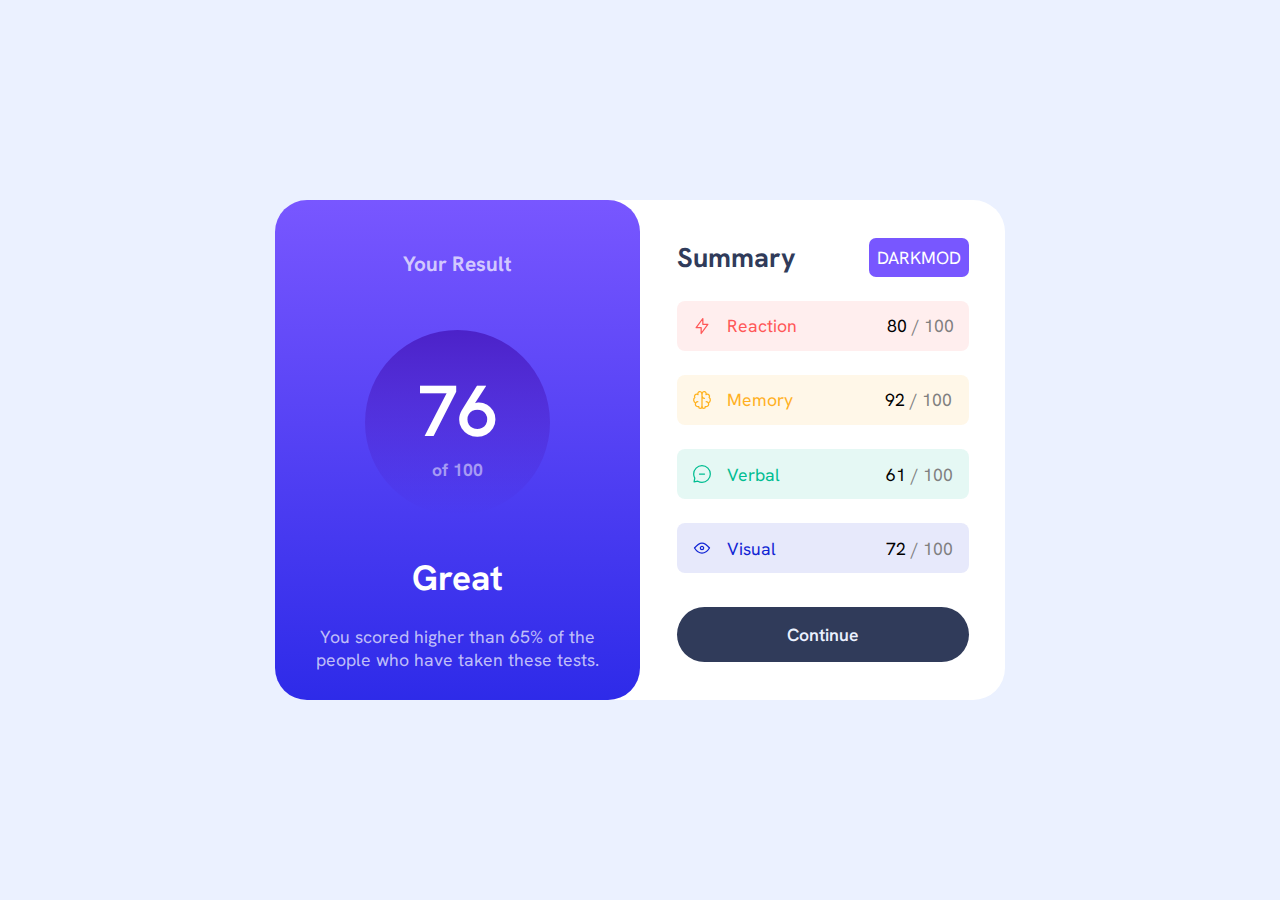
<file: index.html>
<!DOCTYPE html>
<html lang="en">
  <head>
    <meta charset="UTF-8" />
    <meta name="viewport" content="width=device-width, initial-scale=1.0" />
    <link rel="preconnect" href="https://fonts.googleapis.com" />
    <link rel="preconnect" href="https://fonts.gstatic.com" crossorigin />
    <link
      href="https://fonts.googleapis.com/css2?family=Hanken+Grotesk:wght@500;700;800&display=swap"
      rel="stylesheet"
    />
    <link rel="stylesheet" href="./assets/styles/style.css" />
    <title>Results summary component</title>
  </head>
  <body>
    <main class="main">
      <div class="main__left">
        <p class="main__title">Your Result</p>
        <div class="main__score">
          <p class="main__score-title">76</p>
          <span class="main__score-undertitle">of 100</span>
        </div>
        <h1 class="main__h1">Great</h1>
        <p class="main__bottom">
          You scored higher than 65% of the people who have taken these tests.
        </p>
      </div>
      <div class="main__right">
        <div class="right__top">
          <p class="right__top-title">Summary</p>
          <a class="right__top-buttom" href="./index(darkmod).html">DARKMOD</a>
        </div>
        <div class="right__row">
          <div class="right__row right__row--reaction">
            <img
              class="card__item--svg"
              src="./assets/images/icon-reaction.svg"
              alt="reaction-svg"
            />
            <p class="card__item--title">Reaction</p>
            <span class="card__item-score reaction--end"
              >80 <span class="card__item-score--gray">/ 100</span></span
            >
          </div>
        </div>
        <div class="right__row right__row--Memory">
          <img
            class="card__item--svg"
            src="./assets/images/icon-memory.svg"
            alt="memory-svg"
          />
          <p class="card__item--title">Memory</p>
          <span class="card__item-score memory--end"
            >92 <span class="card__item-score--gray">/ 100</span></span
          >
        </div>
        <div class="right__row right__row--Verbal">
          <img
            class="card__item--svg"
            src="./assets/images/icon-verbal.svg"
            alt="verbal-svg"
          />
          <p class="card__item--title">Verbal</p>
          <span class="card__item-score varbal--end"
            >61 <span class="card__item-score--gray">/ 100</span></span
          >
        </div>
        <div class="right__row right__row--Visual">
          <img
            class="card__item--svg"
            src="./assets/images/icon-visual.svg"
            alt="visual-svg"
          />
          <p class="card__item--title">Visual</p>
          <span class="card__item-score visual--end"
            >72 <span class="card__item-score--gray">/ 100</span></span
          >
        </div>
        <button class="right__button">Continue</button>
      </div>
    </main>
  </body>
</html>
</file>
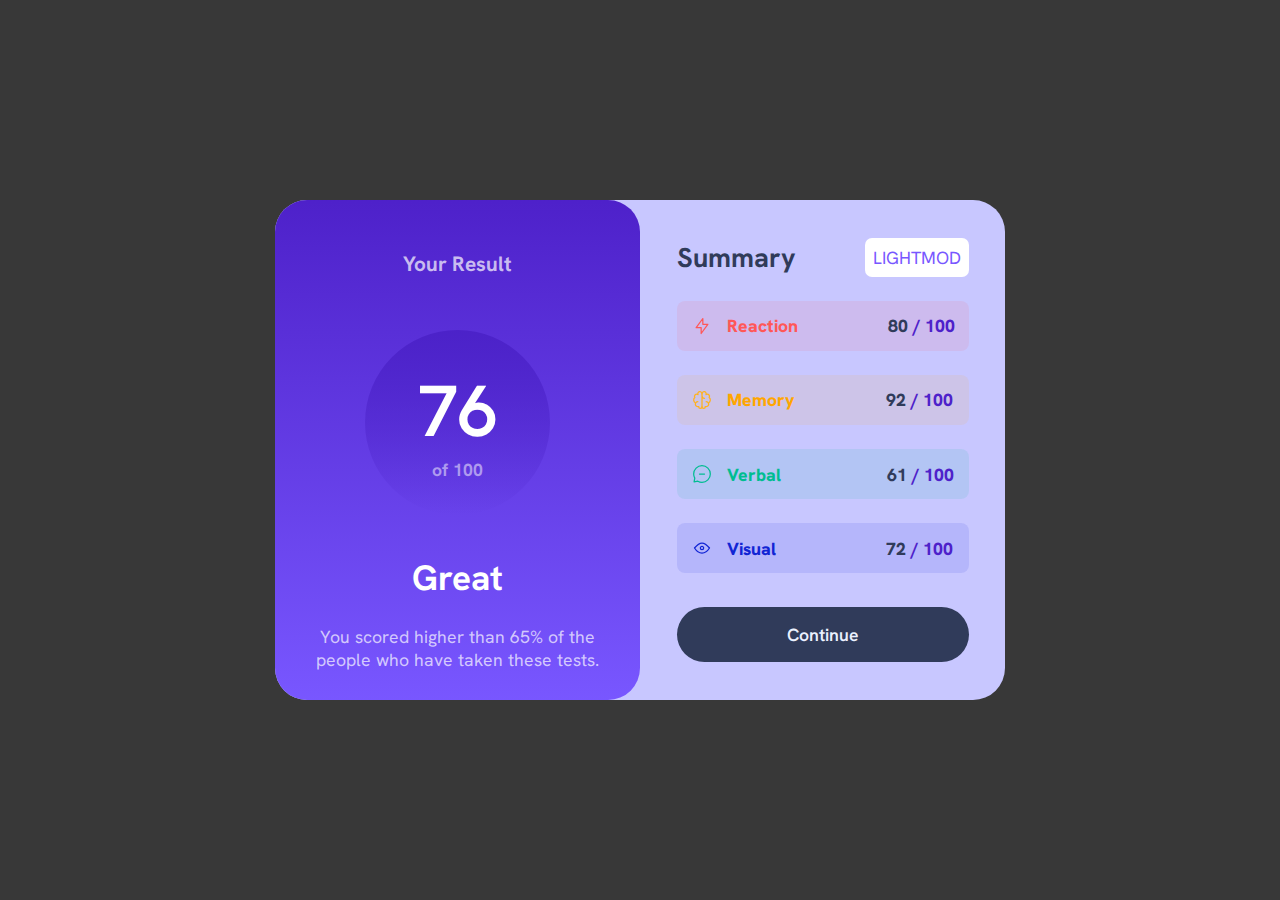
<file: index(darkmod).html>
<!DOCTYPE html>
<html lang="en">
  <head>
    <meta charset="UTF-8" />
    <meta name="viewport" content="width=device-width, initial-scale=1.0" />
    <link rel="preconnect" href="https://fonts.googleapis.com" />
    <link rel="preconnect" href="https://fonts.gstatic.com" crossorigin />
    <link
      href="https://fonts.googleapis.com/css2?family=Hanken+Grotesk:wght@500;700;800&display=swap"
      rel="stylesheet"
    />
    <link rel="stylesheet" href="./assets/darkmood style/style.css" />
    <title>Results summary component</title>
  </head>
  <body>
    <main class="main">
      <div class="main__left">
        <p class="main__title">Your Result</p>
        <div class="main__score">
          <p class="main__score-title">76</p>
          <span class="main__score-undertitle">of 100</span>
        </div>
        <h1 class="main__h1">Great</h1>
        <p class="main__bottom">
          You scored higher than 65% of the people who have taken these tests.
        </p>
      </div>
      <div class="main__right">
        <div class="right__top">
          <p class="right__top-title">Summary</p>
          <a class="right__top-buttom" href="index.html">LIGHTMOD</a>
        </div>
        <div class="right__row">
          <div class="right__row right__row--reaction">
            <img
              class="card__item--svg"
              src="./assets/images/icon-reaction.svg"
              alt="reaction-svg"
            />
            <p class="card__item--title">Reaction</p>
            <span class="card__item-score reaction--end"
              >80 <span class="card__item-score--gray">/ 100</span></span
            >
          </div>
        </div>
        <div class="right__row right__row--Memory">
          <img
            class="card__item--svg"
            src="./assets/images/icon-memory.svg"
            alt="memory-svg"
          />
          <p class="card__item--title">Memory</p>
          <span class="card__item-score memory--end"
            >92 <span class="card__item-score--gray">/ 100</span></span
          >
        </div>
        <div class="right__row right__row--Verbal">
          <img
            class="card__item--svg"
            src="./assets/images/icon-verbal.svg"
            alt="verbal-svg"
          />
          <p class="card__item--title">Verbal</p>
          <span class="card__item-score varbal--end"
            >61 <span class="card__item-score--gray">/ 100</span></span
          >
        </div>
        <div class="right__row right__row--Visual">
          <img
            class="card__item--svg"
            src="./assets/images/icon-visual.svg"
            alt="visual-svg"
          />
          <p class="card__item--title">Visual</p>
          <span class="card__item-score visual--end"
            >72 <span class="card__item-score--gray">/ 100</span></span
          >
        </div>
        <button class="right__button">Continue</button>
      </div>
    </main>
  </body>
</html>
</file>
<file: assets/styles/style.css>
@import url(../fonts/HankenGrotesk-VariableFont_wght.ttf);
@font-face {
  font-family: "mainfont";
  src: url(../fonts/HankenGrotesk-VariableFont_wght.ttf) format("ttf");
}
:root {
  --color-Light-red: hsl(0, 100%, 67%);
  --color-Orangey-yellow: hsl(39, 100%, 56%);
  --color-Green-teal: hsl(166, 100%, 37%);
  --color-Cobalt-blue: hsl(234, 85%, 45%);
  --color-Light-slate-blue: hsl(252, 100%, 67%);
  --color-Light-royal-blue: hsl(241, 81%, 54%);
  --color-Violet-blue: hsla(256, 72%, 46%, 1);
  --color-Persian-blue: hsla(241, 72%, 46%, 0);
  --color-white: hsl(0, 0%, 100%);
  --color-Pale-blue: hsl(221, 100%, 96%);
  --color-Light-lavender: hsl(241, 100%, 89%);
  --color-Dark-gray-blue: hsl(224, 30%, 27%);
}

body {
  margin: 0%;
  height: 0%;
  font-family: "Hanken Grotesk", sans-serif;
  box-sizing: border-box;
  background-color: hsl(221, 100%, 96%);
  display: flex;
  align-items: center;
  justify-content: center;
  min-height: 100vh;
  font-size: 1.1rem;
}
body .main {
  background-color: white;
  width: 730px;
  height: 500px;
  display: flex;
  border-radius: 2rem;
  display: flex;
  align-items: center;
}
body .main .main__left {
  border-radius: 2rem;
  width: 50%;
  height: 100%;
  background-image: linear-gradient(var(--color-Light-slate-blue), var(--color-Light-royal-blue));
  display: flex;
  flex-direction: column;
  align-items: center;
  justify-content: center;
  text-align: center;
}
body .main .main__left .main__title {
  color: rgba(255, 255, 255, 0.7);
  font-weight: 700;
  font-size: 1.3rem;
}
body .main .main__left .main__score {
  margin-top: 2rem;
  height: 185px;
  width: 185px;
  border-radius: 50%;
  background-image: linear-gradient(hsl(255, 71%, 46%), rgba(76, 34, 201, 0));
  display: flex;
  flex-direction: column;
  align-items: center;
  justify-content: center;
}
body .main .main__left .main__score .main__score-title {
  color: var(--color-white);
  font-size: 4.5rem;
  font-weight: 600;
  margin: 0%;
}
body .main .main__left .main__score .main__score-undertitle {
  color: rgba(255, 255, 255, 0.5);
  font-weight: 700;
}
body .main .main__left .main__h1 {
  color: var(--color-white);
  margin-top: 2.5rem;
}
body .main .main__left .main__bottom {
  margin: 0%;
  color: rgba(255, 255, 255, 0.7);
  width: 80%;
}
body .main .main__right {
  margin: auto;
  width: 40%;
  height: 85%;
  display: flex;
  flex-direction: column;
  justify-content: space-between;
}
body .main .main__right .right__top {
  display: flex;
  justify-content: space-between;
  align-items: center;
}
body .main .main__right .right__top .right__top-title {
  margin: 0%;
  color: var(--color-Dark-gray-blue);
  font-size: 1.7rem;
  font-weight: 700;
}
body .main .main__right .right__top .right__top-buttom {
  color: white;
  text-decoration: none;
  border: none;
  padding: 0.5rem;
  border-radius: 7px;
  background-color: var(--color-Light-slate-blue);
}
body .main .main__right .right__top .right__top-buttom:hover {
  background-color: gray;
}
body .main .main__right .right__top .right__top-buttom:active {
  color: gray;
  background-color: white;
}
body .main .main__right .right__row {
  width: 100%;
  height: 50px;
  display: flex;
  flex-direction: row;
  gap: 0;
  align-items: center;
  border-radius: 0.5rem;
}
body .main .main__right .right__row .card__item--svg {
  margin-left: 15px;
}
body .main .main__right .right__row .card__item--title {
  margin-left: 15px;
}
body .main .main__right .right__row .card__item-score {
  color: black;
}
body .main .main__right .right__row .card__item-score .card__item-score--gray {
  color: gray;
}
body .main .main__right .right__row .reaction--end {
  margin-left: 90px;
}
body .main .main__right .right__row .memory--end {
  margin-left: 92px;
}
body .main .main__right .right__row .varbal--end {
  margin-left: 106px;
}
body .main .main__right .right__row .visual--end {
  margin-left: 110px;
}
body .main .main__right .right__row--reaction {
  color: var(--color-Light-red);
  background-color: rgba(255, 87, 87, 0.1);
  width: 100%;
}
body .main .main__right .right__row--Memory {
  color: var(--color-Orangey-yellow);
  background-color: rgba(255, 176, 31, 0.1);
}
body .main .main__right .right__row--Verbal {
  color: var(--color-Green-teal);
  background-color: rgba(0, 189, 145, 0.1);
}
body .main .main__right .right__row--Visual {
  color: var(--color-Cobalt-blue);
  background-color: rgba(17, 37, 212, 0.1);
}
body .main .main__right .right__button {
  font-family: "Hanken Grotesk", sans-serif;
  color: var(--color-Pale-blue);
  background-color: var(--color-Dark-gray-blue);
  border-radius: 5rem;
  text-align: center;
  padding: 1rem;
  font-size: 1.1rem;
  font-weight: 600;
  border: none;
  margin-top: 10px;
  cursor: pointer;
}/*# sourceMappingURL=style.css.map */
</file>
<file: assets/darkmood style/style.css>
@import url(../fonts/HankenGrotesk-VariableFont_wght.ttf);
@font-face {
  font-family: "mainfont";
  src: url(../fonts/HankenGrotesk-VariableFont_wght.ttf) format("ttf");
}
:root {
  --color-Light-red: hsl(0, 100%, 67%);
  --color-Orangey-yellow: hsl(39, 100%, 50%);
  --color-Green-teal: hsl(166, 100%, 37%);
  --color-Cobalt-blue: hsl(234, 85%, 45%);
  --color-Light-slate-blue: hsl(252, 100%, 67%);
  --color-Light-royal-blue: hsl(241, 81%, 54%);
  --color-Violet-blue: hsla(256, 72%, 46%, 1);
  --color-Persian-blue: hsla(241, 72%, 46%, 0);
  --color-white: hsl(0, 0%, 100%);
  --color-Pale-blue: hsl(221, 100%, 96%);
  --color-Light-lavender: hsl(241, 100%, 89%);
  --color-Dark-gray-blue: hsl(224, 30%, 27%);
}

body {
  margin: 0%;
  height: 0%;
  font-family: "Hanken Grotesk", sans-serif;
  box-sizing: border-box;
  background-color: rgb(56, 56, 56);
  display: flex;
  align-items: center;
  justify-content: center;
  min-height: 100vh;
  font-size: 1.1rem;
}
body .main {
  background-color: var(--color-Light-lavender);
  width: 730px;
  height: 500px;
  display: flex;
  border-radius: 2rem;
  display: flex;
  align-items: center;
}
body .main .main__left {
  border-radius: 2rem;
  width: 50%;
  height: 100%;
  background-image: linear-gradient(var(--color-Violet-blue), var(--color-Light-slate-blue));
  display: flex;
  flex-direction: column;
  align-items: center;
  justify-content: center;
  text-align: center;
}
body .main .main__left .main__title {
  color: rgba(255, 255, 255, 0.7);
  font-weight: 700;
  font-size: 1.3rem;
}
body .main .main__left .main__score {
  margin-top: 2rem;
  height: 185px;
  width: 185px;
  border-radius: 50%;
  background-image: linear-gradient(hsl(255, 71%, 46%), rgba(76, 34, 201, 0));
  display: flex;
  flex-direction: column;
  align-items: center;
  justify-content: center;
}
body .main .main__left .main__score .main__score-title {
  color: var(--color-white);
  font-size: 4.5rem;
  font-weight: 600;
  margin: 0%;
}
body .main .main__left .main__score .main__score-undertitle {
  color: rgba(255, 255, 255, 0.5);
  font-weight: 700;
}
body .main .main__left .main__h1 {
  color: var(--color-white);
  margin-top: 2.5rem;
}
body .main .main__left .main__bottom {
  margin: 0%;
  color: rgba(255, 255, 255, 0.7);
  width: 80%;
}
body .main .main__right {
  margin: auto;
  width: 40%;
  height: 85%;
  display: flex;
  flex-direction: column;
  justify-content: space-between;
}
body .main .main__right .right__top {
  display: flex;
  justify-content: space-between;
  align-items: center;
}
body .main .main__right .right__top .right__top-title {
  margin: 0%;
  color: var(--color-Dark-gray-blue);
  font-size: 1.7rem;
  font-weight: 700;
}
body .main .main__right .right__top .right__top-buttom {
  color: var(--color-Light-slate-blue);
  text-decoration: none;
  border: none;
  padding: 0.5rem;
  border-radius: 7px;
  background-color: white;
}
body .main .main__right .right__top .right__top-buttom:hover {
  background-color: rgba(128, 128, 128, 0.267);
}
body .main .main__right .right__top .right__top-buttom:active {
  color: gray;
  background-color: white;
}
body .main .main__right .right__row {
  width: 100%;
  height: 50px;
  display: flex;
  flex-direction: row;
  gap: 0;
  align-items: center;
  border-radius: 0.5rem;
}
body .main .main__right .right__row .card__item--svg {
  margin-left: 15px;
}
body .main .main__right .right__row .card__item--title {
  font-weight: 800;
  margin-left: 15px;
}
body .main .main__right .right__row .card__item-score {
  color: var(--color-Dark-gray-blue);
  font-weight: 800;
}
body .main .main__right .right__row .card__item-score .card__item-score--gray {
  color: var(--color-Violet-blue);
}
body .main .main__right .right__row .reaction--end {
  margin-left: 90px;
}
body .main .main__right .right__row .memory--end {
  margin-left: 92px;
}
body .main .main__right .right__row .varbal--end {
  margin-left: 106px;
}
body .main .main__right .right__row .visual--end {
  margin-left: 110px;
}
body .main .main__right .right__row--reaction {
  color: var(--color-Light-red);
  background-color: rgba(255, 87, 87, 0.1);
  width: 100%;
}
body .main .main__right .right__row--Memory {
  color: var(--color-Orangey-yellow);
  background-color: rgba(255, 176, 31, 0.1);
}
body .main .main__right .right__row--Verbal {
  color: var(--color-Green-teal);
  background-color: rgba(0, 189, 145, 0.1);
}
body .main .main__right .right__row--Visual {
  color: var(--color-Cobalt-blue);
  background-color: rgba(17, 37, 212, 0.1);
}
body .main .main__right .right__button {
  font-family: "Hanken Grotesk", sans-serif;
  color: var(--color-Pale-blue);
  background-color: var(--color-Dark-gray-blue);
  border-radius: 5rem;
  text-align: center;
  padding: 1rem;
  font-size: 1.1rem;
  font-weight: 600;
  border: none;
  margin-top: 10px;
  cursor: pointer;
}/*# sourceMappingURL=style.css.map */
</file>
